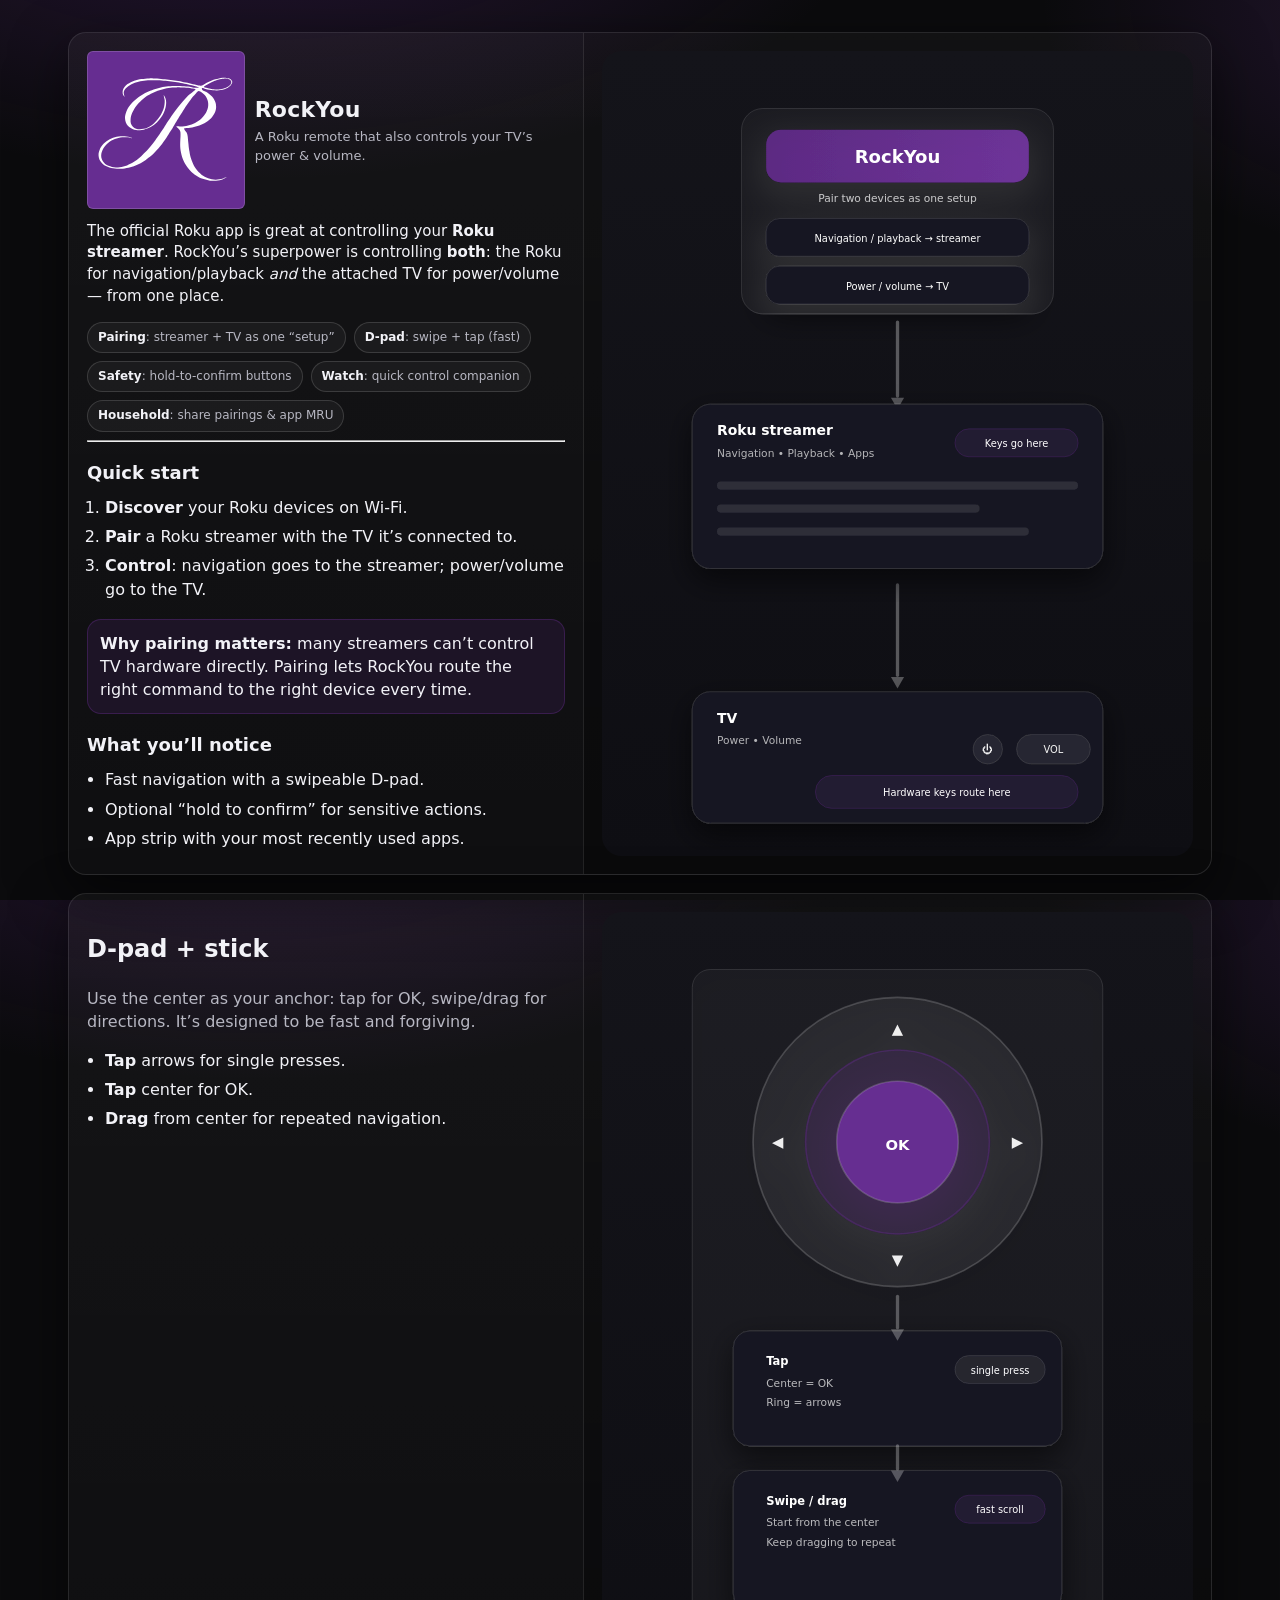
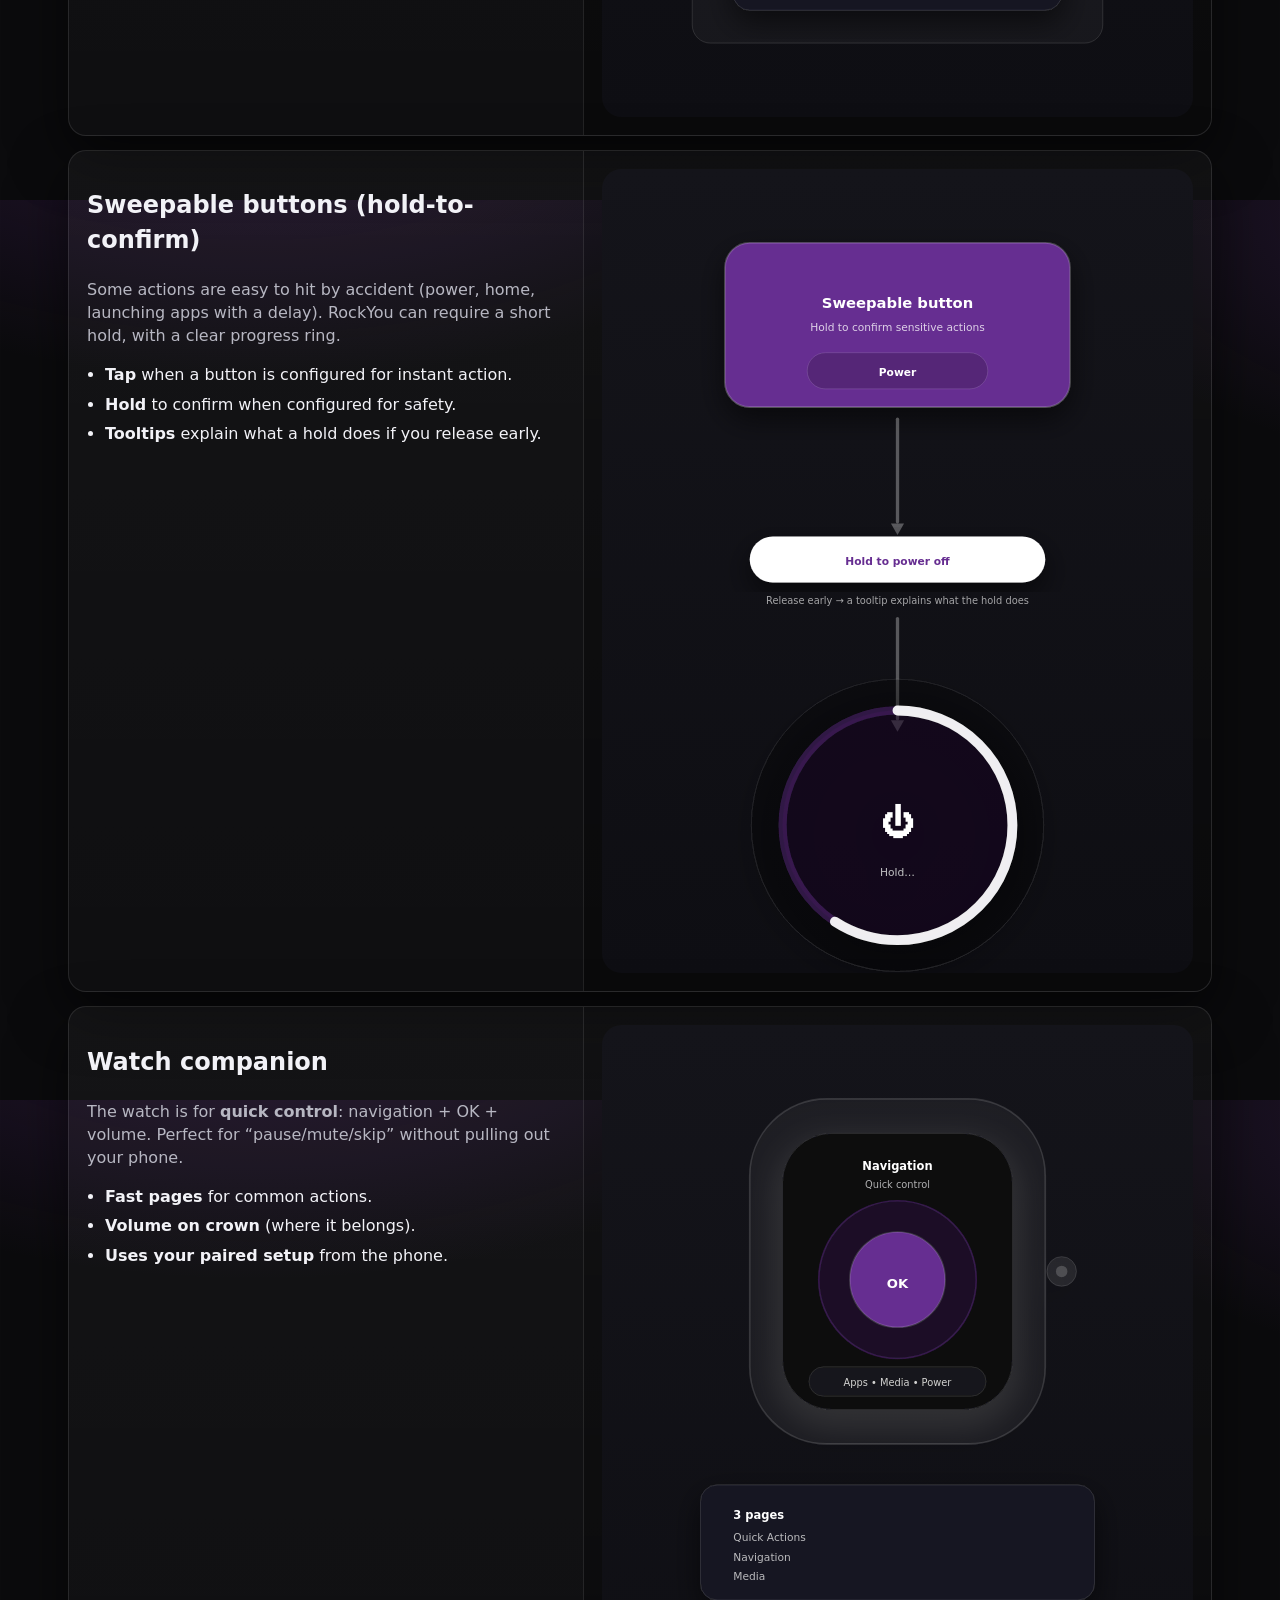
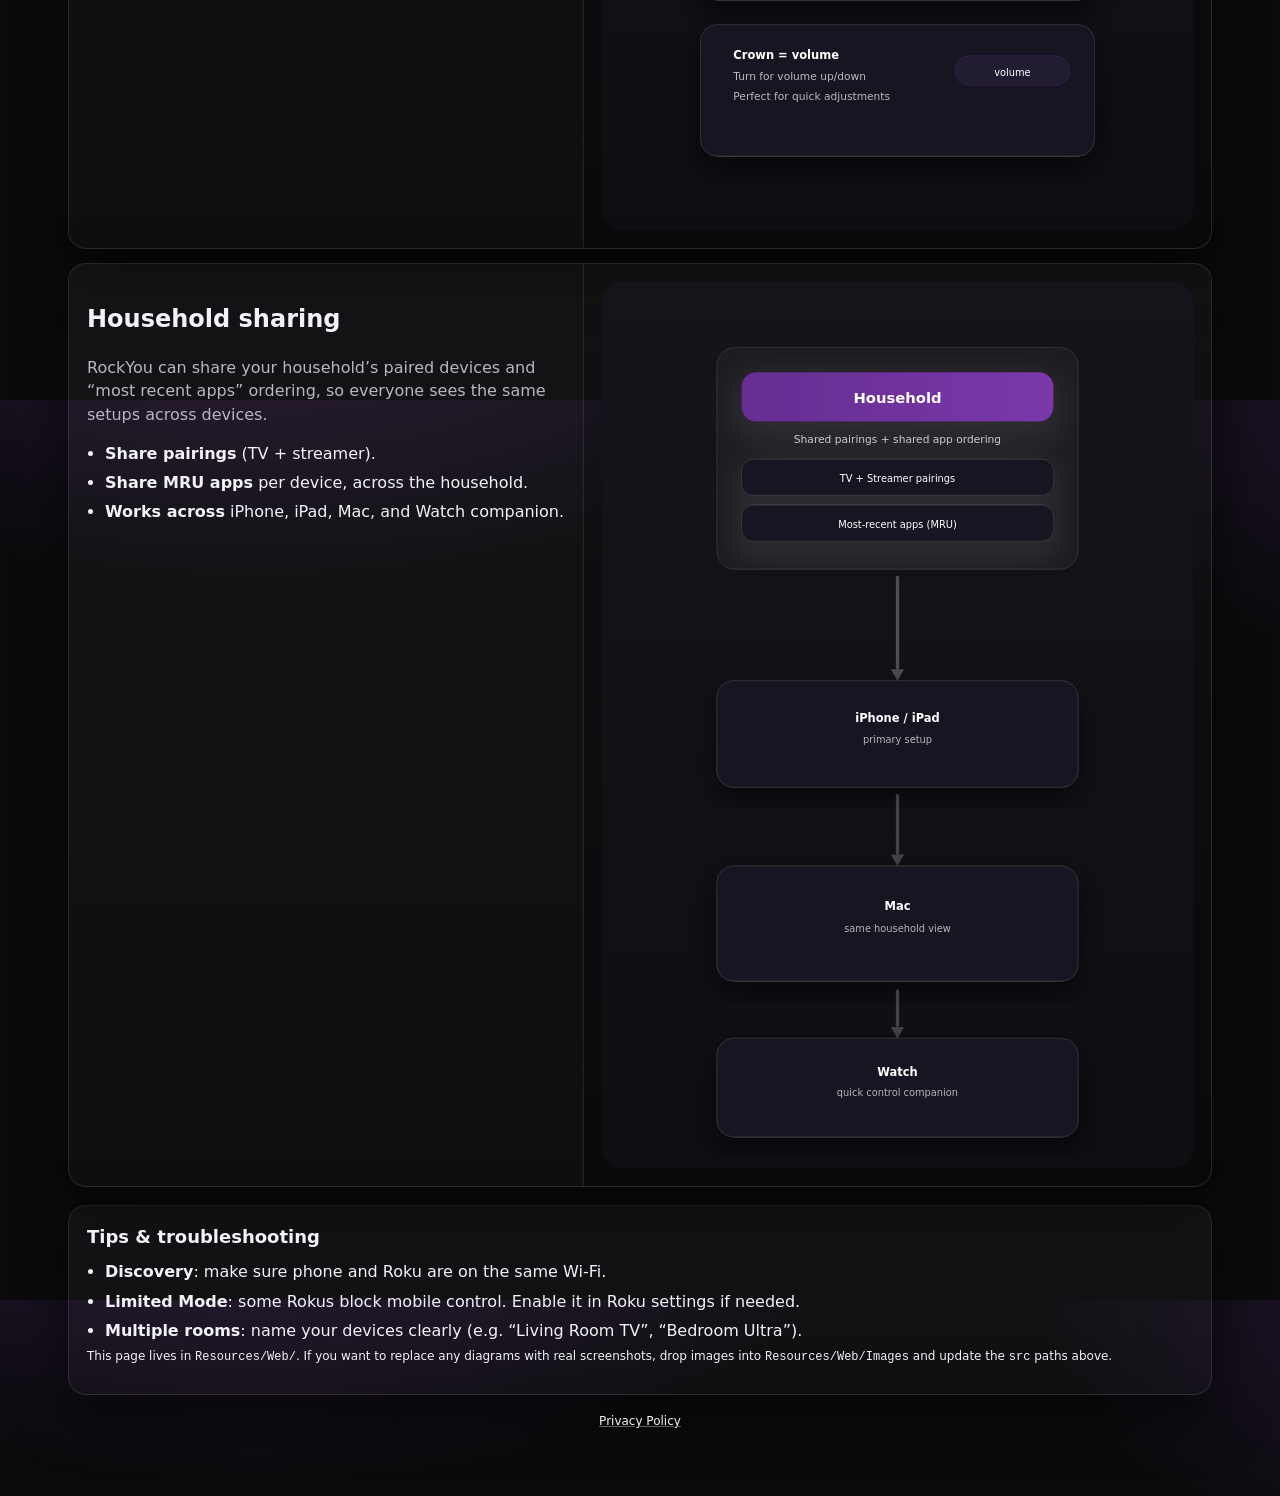
<file: Resources/Web/index.html>
<!doctype html>
<html lang="en">

<head>
    <meta charset="utf-8" />
    <meta name="viewport" content="width=device-width, initial-scale=1" />
    <meta name="color-scheme" content="dark light" />
    <title>RockYou — Roku Remote + TV Power/Volume</title>
    <link rel="stylesheet" href="./style.css" />
</head>

<body>
    <div class="container">
        <div class="hero">
            <div class="card">
                <div class="feature-row">
                    <div class="card-inner">
                        <div class="brand">
                            <img src="./Images/R_monogram.svg" alt="RockYou logo" style="width: 33%; height: auto;" />
                            <div>
                                <h1>RockYou</h1>
                                <div class="tag">A Roku remote that also controls your TV’s power &amp; volume.</div>
                            </div>
                        </div>

                        <p class="lede">
                            The official Roku app is great at controlling your <strong>Roku streamer</strong>.
                            RockYou’s superpower is controlling <strong>both</strong>:
                            the Roku for navigation/playback <em>and</em> the attached TV for power/volume —
                            from one place.
                        </p>

                        <div class="pill-row">
                            <div class="pill"><strong>Pairing</strong>: streamer + TV as one “setup”</div>
                            <div class="pill"><strong>D‑pad</strong>: swipe + tap (fast)</div>
                            <div class="pill"><strong>Safety</strong>: hold-to-confirm buttons</div>
                            <div class="pill"><strong>Watch</strong>: quick control companion</div>
                            <div class="pill"><strong>Household</strong>: share pairings &amp; app MRU</div>
                        </div>
                        <hr />
                        <div class="section">
                            <h2>Quick start</h2>
                            <ol class="list">
                                <li><strong>Discover</strong> your Roku devices on Wi‑Fi.</li>
                                <li><strong>Pair</strong> a Roku streamer with the TV it’s connected to.</li>
                                <li><strong>Control</strong>: navigation goes to the streamer; power/volume go to the
                                    TV.
                                </li>
                                </ol>
                                </div>

                        <div class="section">
                            <div class="callout">
                                <strong>Why pairing matters:</strong>
                                many streamers can’t control TV hardware directly. Pairing lets RockYou route the right
                                command
                                to the right device every time.
                            </div>
                        </div>

                        <div class="section">
                            <h2>What you’ll notice</h2>
                            <ul class="list">
                                <li>Fast navigation with a swipeable D‑pad.</li>
                                <li>Optional “hold to confirm” for sensitive actions.</li>
                                <li>App strip with your most recently used apps.</li>
                            </ul>
                        </div>
                        </div>
                        <div class="media">
                            <img src="./Images/hero-pairing.svg" alt="Diagram: RockYou controls Roku and TV together" />
                    </div>
                </div>
            </div>
        </div>

        <div class="grid">
            <div class="card feature">
                <div class="feature-row">
                    <div class="card-inner">
                        <h2>D‑pad + stick</h2>
                        <p class="muted">
                            Use the center as your anchor: tap for OK, swipe/drag for directions.
                            It’s designed to be fast and forgiving.
                        </p>
                        <ul class="list">
                            <li><strong>Tap</strong> arrows for single presses.</li>
                            <li><strong>Tap</strong> center for OK.</li>
                            <li><strong>Drag</strong> from center for repeated navigation.</li>
                        </ul>
                    </div>
                    <div class="media">
                        <img src="./Images/feature-dpad.svg" alt="Diagram: D-pad and stick gestures" />
                    </div>
                </div>
            </div>

            <div class="card feature">
                <div class="feature-row">
                    <div class="card-inner">
                        <h2>Sweepable buttons (hold-to-confirm)</h2>
                        <p class="muted">
                            Some actions are easy to hit by accident (power, home, launching apps with a delay).
                            RockYou can require a short hold, with a clear progress ring.
                        </p>
                        <ul class="list">
                            <li><strong>Tap</strong> when a button is configured for instant action.</li>
                            <li><strong>Hold</strong> to confirm when configured for safety.</li>
                            <li><strong>Tooltips</strong> explain what a hold does if you release early.</li>
                        </ul>
                    </div>
                    <div class="media">
                        <img src="./Images/feature-sweep.svg" alt="Diagram: hold-to-confirm sweep overlay" />
                    </div>
                </div>
            </div>

            <div class="card feature">
                <div class="feature-row">
                    <div class="card-inner">
                        <h2>Watch companion</h2>
                        <p class="muted">
                            The watch is for <strong>quick control</strong>: navigation + OK + volume.
                            Perfect for “pause/mute/skip” without pulling out your phone.
                        </p>
                        <ul class="list">
                            <li><strong>Fast pages</strong> for common actions.</li>
                            <li><strong>Volume on crown</strong> (where it belongs).</li>
                            <li><strong>Uses your paired setup</strong> from the phone.</li>
                        </ul>
                    </div>
                    <div class="media">
                        <img src="./Images/feature-watch.svg" alt="Diagram: watch pages and crown volume" />
                    </div>
                </div>
            </div>

            <div class="card feature">
                <div class="feature-row">
                    <div class="card-inner">
                        <h2>Household sharing</h2>
                        <p class="muted">
                            RockYou can share your household’s paired devices and “most recent apps” ordering,
                            so everyone sees the same setups across devices.
                        </p>
                        <ul class="list">
                            <li><strong>Share pairings</strong> (TV + streamer).</li>
                            <li><strong>Share MRU apps</strong> per device, across the household.</li>
                            <li><strong>Works across</strong> iPhone, iPad, Mac, and Watch companion.</li>
                        </ul>
                    </div>
                    <div class="media">
                        <img src="./Images/feature-sharing.svg" alt="Diagram: household sharing across devices" />
                    </div>
                </div>
            </div>
        </div>

        <div class="section card">
            <div class="card-inner">
                <h2>Tips &amp; troubleshooting</h2>
                <ul class="list">
                    <li><strong>Discovery</strong>: make sure phone and Roku are on the same Wi‑Fi.</li>
                    <li><strong>Limited Mode</strong>: some Rokus block mobile control. Enable it in Roku settings if
                        needed.</li>
                    <li><strong>Multiple rooms</strong>: name your devices clearly (e.g. “Living Room TV”, “Bedroom
                        Ultra”).</li>
                </ul>
                <p class="fineprint">
                    This page lives in <code>Resources/Web/</code>. If you want to replace any diagrams with real
                    screenshots,
                    drop images into <code>Resources/Web/Images</code> and update the <code>src</code> paths above.
                </p>
            </div>
        </div>

        <div class="section">
            <p class="fineprint" style="text-align: center;">
                <a href="./privacy.html">Privacy Policy</a>
            </p>
        </div>
    </div>
</body>

</html>
</file>
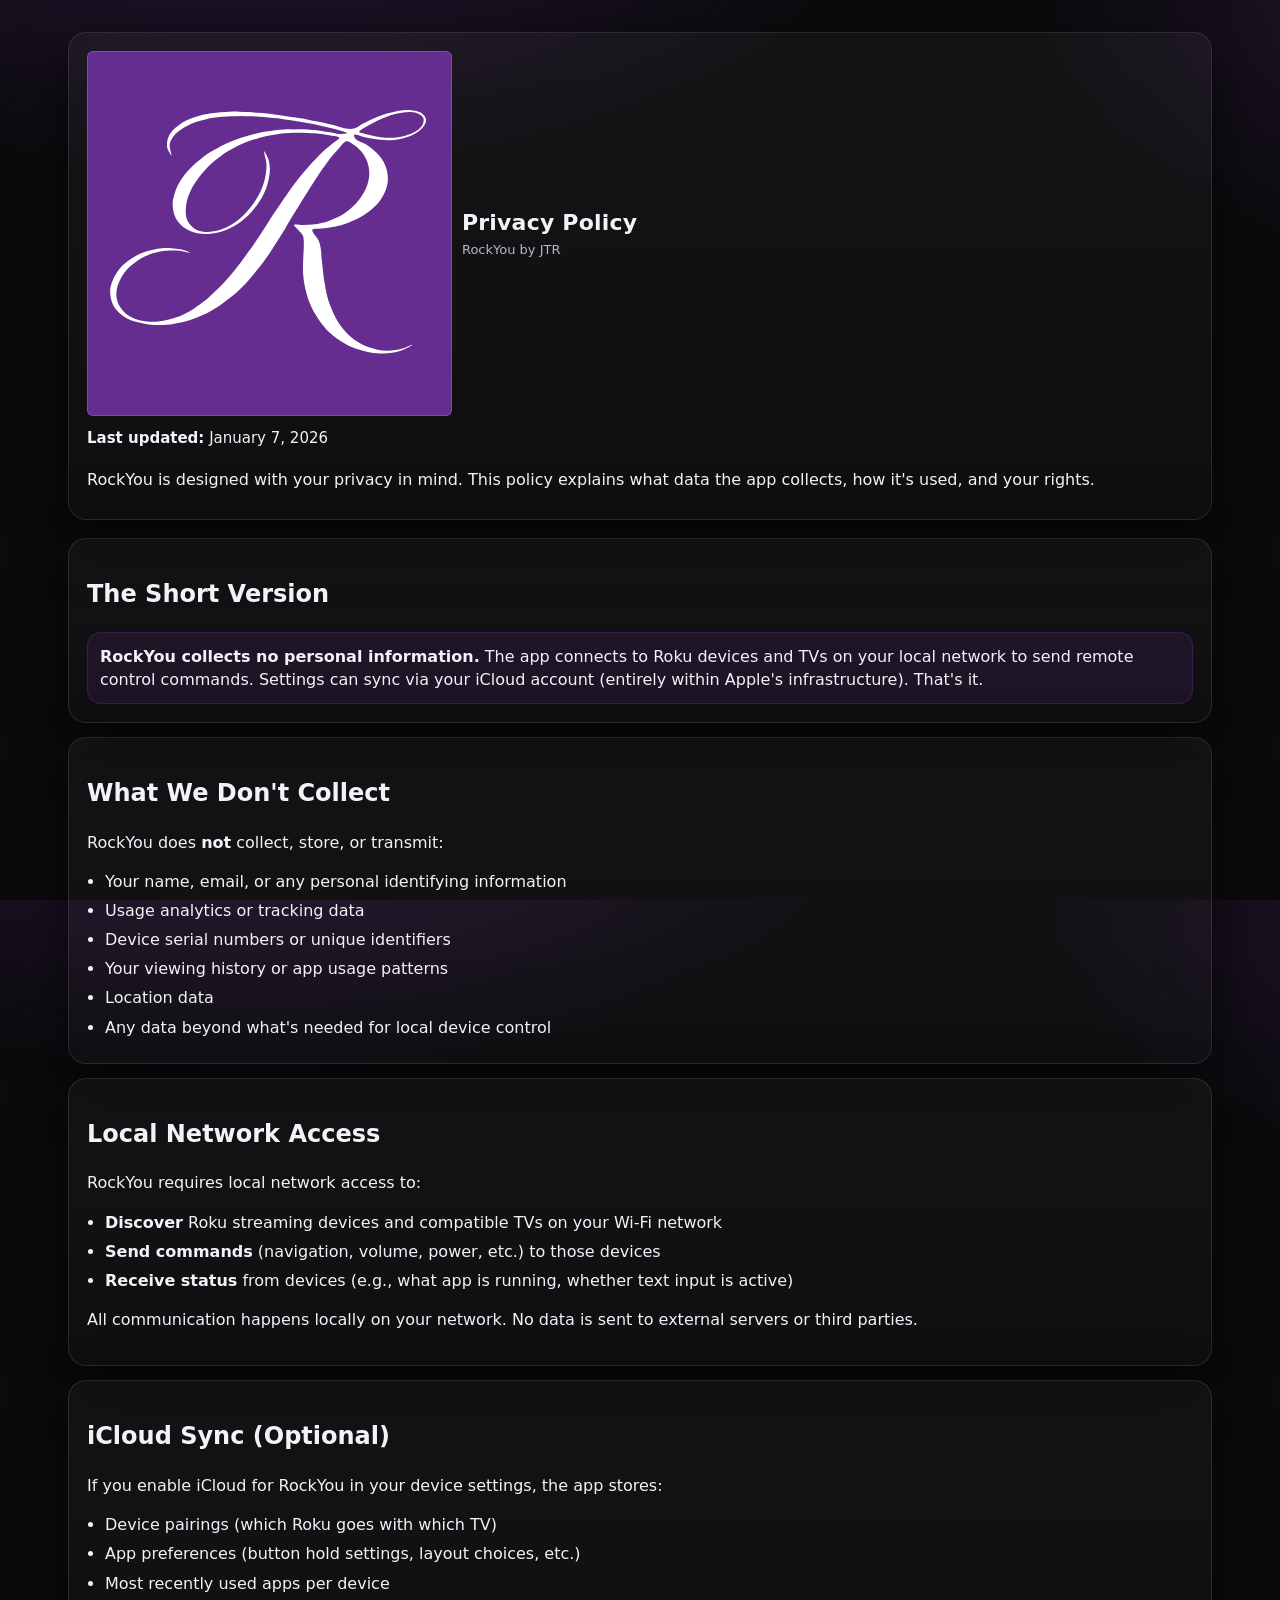
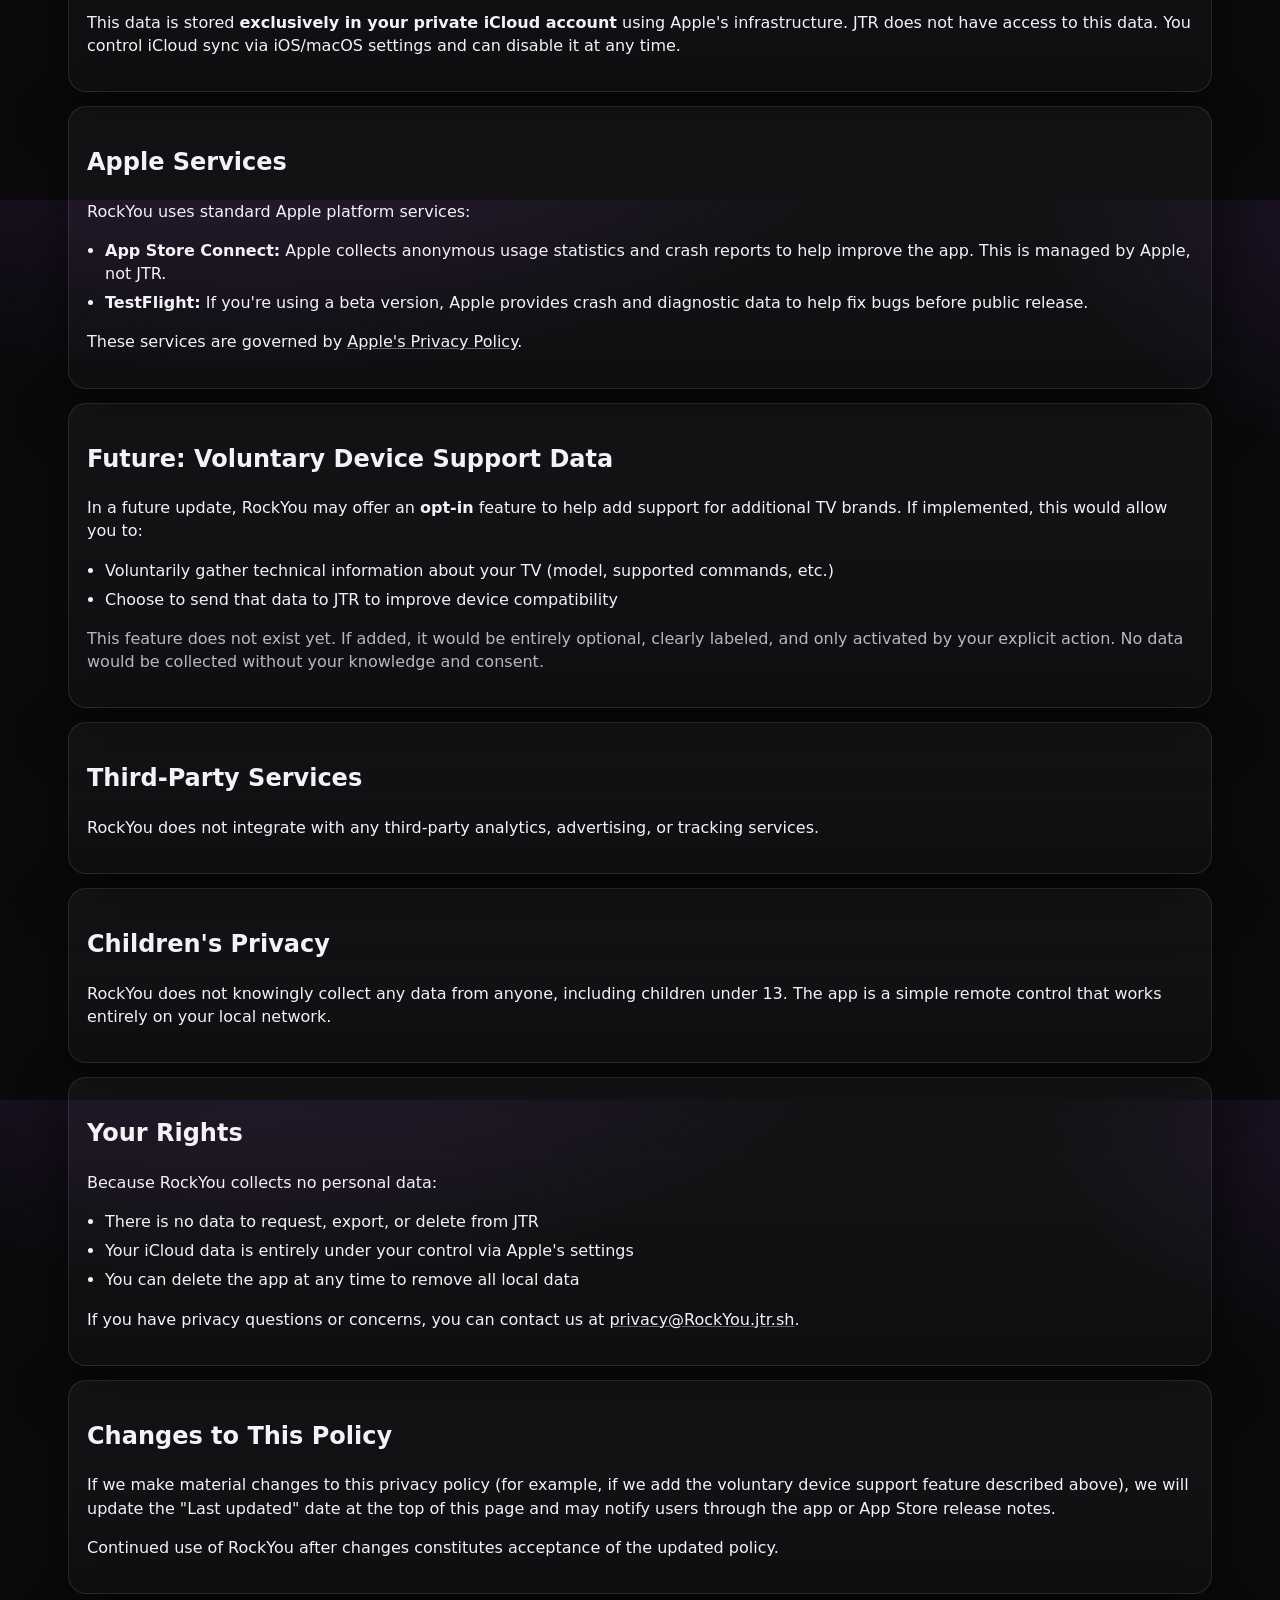
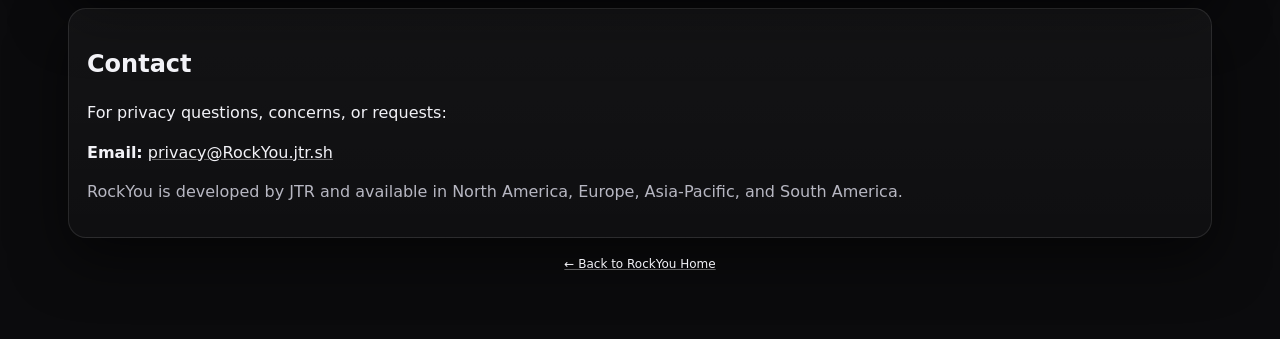
<file: Resources/Web/privacy.html>
<!doctype html>
<html lang="en">

<head>
    <meta charset="utf-8" />
    <meta name="viewport" content="width=device-width, initial-scale=1" />
    <meta name="color-scheme" content="dark light" />
    <title>Privacy Policy — RockYou</title>
    <link rel="stylesheet" href="./style.css" />
</head>

<body>
    <div class="container">
        <div class="hero">
            <div class="card">
                <div class="card-inner">
                    <div class="brand">
                        <img src="./Images/R_monogram.svg" alt="RockYou logo" style="width: 33%; height: auto;" />
                        <div>
                            <h1>Privacy Policy</h1>
                            <div class="tag">RockYou by JTR</div>
                        </div>
                    </div>

                    <p class="lede">
                        <strong>Last updated:</strong> January 7, 2026
                    </p>

                    <div class="section">
                        <p>
                            RockYou is designed with your privacy in mind. This policy explains what data the app collects,
                            how it's used, and your rights.
                        </p>
                    </div>
                </div>
            </div>
        </div>

        <div class="grid">
            <div class="card">
                <div class="card-inner">
                    <h2>The Short Version</h2>
                    <div class="callout">
                        <strong>RockYou collects no personal information.</strong>
                        The app connects to Roku devices and TVs on your local network to send remote control commands.
                        Settings can sync via your iCloud account (entirely within Apple's infrastructure).
                        That's it.
                    </div>
                </div>
            </div>

            <div class="card">
                <div class="card-inner">
                    <h2>What We Don't Collect</h2>
                    <p>RockYou does <strong>not</strong> collect, store, or transmit:</p>
                    <ul class="list">
                        <li>Your name, email, or any personal identifying information</li>
                        <li>Usage analytics or tracking data</li>
                        <li>Device serial numbers or unique identifiers</li>
                        <li>Your viewing history or app usage patterns</li>
                        <li>Location data</li>
                        <li>Any data beyond what's needed for local device control</li>
                    </ul>
                </div>
            </div>

            <div class="card">
                <div class="card-inner">
                    <h2>Local Network Access</h2>
                    <p>RockYou requires local network access to:</p>
                    <ul class="list">
                        <li><strong>Discover</strong> Roku streaming devices and compatible TVs on your Wi‑Fi network</li>
                        <li><strong>Send commands</strong> (navigation, volume, power, etc.) to those devices</li>
                        <li><strong>Receive status</strong> from devices (e.g., what app is running, whether text input is active)</li>
                    </ul>
                    <p>
                        All communication happens locally on your network. No data is sent to external servers or third parties.
                    </p>
                </div>
            </div>

            <div class="card">
                <div class="card-inner">
                    <h2>iCloud Sync (Optional)</h2>
                    <p>
                        If you enable iCloud for RockYou in your device settings, the app stores:
                    </p>
                    <ul class="list">
                        <li>Device pairings (which Roku goes with which TV)</li>
                        <li>App preferences (button hold settings, layout choices, etc.)</li>
                        <li>Most recently used apps per device</li>
                    </ul>
                    <p>
                        This data is stored <strong>exclusively in your private iCloud account</strong> using Apple's
                        infrastructure. JTR does not have access to this data. You control iCloud sync via iOS/macOS settings
                        and can disable it at any time.
                    </p>
                </div>
            </div>

            <div class="card">
                <div class="card-inner">
                    <h2>Apple Services</h2>
                    <p>
                        RockYou uses standard Apple platform services:
                    </p>
                    <ul class="list">
                        <li><strong>App Store Connect:</strong> Apple collects anonymous usage statistics and crash reports
                            to help improve the app. This is managed by Apple, not JTR.</li>
                        <li><strong>TestFlight:</strong> If you're using a beta version, Apple provides crash and diagnostic
                            data to help fix bugs before public release.</li>
                    </ul>
                    <p>
                        These services are governed by <a href="https://www.apple.com/legal/privacy/"
                            target="_blank">Apple's Privacy Policy</a>.
                    </p>
                </div>
            </div>

            <div class="card">
                <div class="card-inner">
                    <h2>Future: Voluntary Device Support Data</h2>
                    <p>
                        In a future update, RockYou may offer an <strong>opt-in</strong> feature to help add support for
                        additional TV brands. If implemented, this would allow you to:
                    </p>
                    <ul class="list">
                        <li>Voluntarily gather technical information about your TV (model, supported commands, etc.)</li>
                        <li>Choose to send that data to JTR to improve device compatibility</li>
                    </ul>
                    <p class="muted">
                        This feature does not exist yet. If added, it would be entirely optional, clearly labeled, and only
                        activated by your explicit action. No data would be collected without your knowledge and consent.
                    </p>
                </div>
            </div>

            <div class="card">
                <div class="card-inner">
                    <h2>Third-Party Services</h2>
                    <p>
                        RockYou does not integrate with any third-party analytics, advertising, or tracking services.
                    </p>
                </div>
            </div>

            <div class="card">
                <div class="card-inner">
                    <h2>Children's Privacy</h2>
                    <p>
                        RockYou does not knowingly collect any data from anyone, including children under 13. The app is a
                        simple remote control that works entirely on your local network.
                    </p>
                </div>
            </div>

            <div class="card">
                <div class="card-inner">
                    <h2>Your Rights</h2>
                    <p>Because RockYou collects no personal data:</p>
                    <ul class="list">
                        <li>There is no data to request, export, or delete from JTR</li>
                        <li>Your iCloud data is entirely under your control via Apple's settings</li>
                        <li>You can delete the app at any time to remove all local data</li>
                    </ul>
                    <p>
                        If you have privacy questions or concerns, you can contact us at
                        <a href="mailto:privacy@RockYou.jtr.sh">privacy@RockYou.jtr.sh</a>.
                    </p>
                </div>
            </div>

            <div class="card">
                <div class="card-inner">
                    <h2>Changes to This Policy</h2>
                    <p>
                        If we make material changes to this privacy policy (for example, if we add the voluntary device
                        support feature described above), we will update the "Last updated" date at the top of this page
                        and may notify users through the app or App Store release notes.
                    </p>
                    <p>
                        Continued use of RockYou after changes constitutes acceptance of the updated policy.
                    </p>
                </div>
            </div>

            <div class="card">
                <div class="card-inner">
                    <h2>Contact</h2>
                    <p>
                        For privacy questions, concerns, or requests:
                    </p>
                    <p>
                        <strong>Email:</strong> <a href="mailto:privacy@RockYou.jtr.sh">privacy@RockYou.jtr.sh</a>
                    </p>
                    <p class="muted">
                        RockYou is developed by JTR and available in North America, Europe, Asia-Pacific, and South America.
                    </p>
                </div>
            </div>
        </div>

        <div class="section">
            <p class="fineprint" style="text-align: center;">
                <a href="./index.html">← Back to RockYou Home</a>
            </p>
        </div>
    </div>
</body>

</html>
</file>
<file: Resources/Web/style.css>
:root {
  --bg: #0b0b0d;
  --card: #14141a;
  --card2: #101016;
  --text: #f2f2f7;
  --muted: #b7b7c2;
  --border: rgba(255, 255, 255, 0.10);
  --shadow: rgba(0, 0, 0, 0.55);
  --purple: #662D91;
  --purple2: #7a38aa;
  --white: #ffffff;
  --good: #43d17a;
  --warn: #f3c350;
}

* { box-sizing: border-box; }
html, body { height: 100%; }
body {
  margin: 0;
  background: radial-gradient(1100px 600px at 20% -20%, rgba(102, 45, 145, 0.35), rgba(0,0,0,0) 60%),
              radial-gradient(900px 500px at 120% 0%, rgba(122, 56, 170, 0.25), rgba(0,0,0,0) 55%),
              var(--bg);
  color: var(--text);
  font-family: ui-sans-serif, system-ui, -apple-system, Segoe UI, Roboto, Helvetica, Arial, "Apple Color Emoji", "Segoe UI Emoji";
  line-height: 1.45;
}

a { color: var(--text); text-decoration: underline; text-decoration-color: rgba(255,255,255,0.35); }
a:hover { text-decoration-color: rgba(255,255,255,0.75); }

.container {
  max-width: 1180px;
  padding: 32px 18px 56px;
  margin: 0 auto;
}

.hero {
  display: grid;
  grid-template-columns: 1fr;
  gap: 18px;
  align-items: stretch;
  margin-bottom: 18px;
}
/* Always single-column (better for readability + larger diagrams). */

.card {
  background: linear-gradient(180deg, rgba(255,255,255,0.04), rgba(255,255,255,0.02));
  border: 1px solid var(--border);
  border-radius: 18px;
  box-shadow: 0 20px 55px var(--shadow);
  overflow: hidden;
}

.card-inner { padding: 18px 18px; }

.brand {
  display: flex;
  align-items: center;
  gap: 10px;
  margin-bottom: 10px;
}
.brand img {
  width: 18px;
  height: 18px;
  border-radius: 6px;
  background: var(--purple);
  padding: 2px;
  border: 1px solid rgba(255,255,255,0.16);
}
.brand h1 {
  font-size: 22px;
  margin: 0;
  letter-spacing: 0.2px;
}
.brand .tag {
  margin-top: 2px;
  color: var(--muted);
  font-size: 13px;
}

.lede {
  margin: 12px 0 0;
  color: var(--text);
  font-size: 15px;
}

.pill-row {
  display: flex;
  flex-wrap: wrap;
  gap: 8px;
  margin-top: 14px;
}
.pill {
  font-size: 12px;
  padding: 6px 10px;
  border-radius: 999px;
  border: 1px solid rgba(255,255,255,0.14);
  background: rgba(255,255,255,0.04);
  color: var(--muted);
}
.pill strong { color: var(--text); font-weight: 600; }

.grid {
  display: grid;
  grid-template-columns: 1fr;
  gap: 14px;
  margin-top: 14px;
}

.section {
  margin-top: 18px;
}
.section h2 {
  font-size: 18px;
  margin: 0 0 10px;
}
.section p {
  margin: 0 0 10px;
  color: var(--text);
}
.muted { color: var(--muted); }

.list {
  margin: 0;
  padding-left: 18px;
  color: var(--text);
}
.list li { margin: 6px 0; }
.list strong { font-weight: 700; }

/* Feature rows: text on the left, image on the right (stack on small screens). */
.feature-row {
  display: grid;
  grid-template-columns: 0.9fr 1.1fr;
  align-items: stretch;
}

.feature-row .media {
  border-left: 1px solid rgba(255,255,255,0.10);
  background: linear-gradient(180deg, rgba(0,0,0,0.12), rgba(0,0,0,0.35));
  padding: 18px;
  display: flex;
  align-items: center;
}

@media (max-width: 860px) {
  .feature-row { grid-template-columns: 1fr; }
  .feature-row .media {
    border-left: none;
    border-top: 1px solid rgba(255,255,255,0.10);
  }
}

.feature-row img, .feature-row svg {
  width: 100%;
  height: auto;
  display: block;
}
.feature img, .feature svg {
  width: 100%;
  height: auto;
  display: block;
}

.callout {
  background: rgba(102, 45, 145, 0.16);
  border: 1px solid rgba(102, 45, 145, 0.38);
  border-radius: 14px;
  padding: 12px 12px;
  color: var(--text);
}
.callout strong { font-weight: 800; }

.fineprint {
  margin-top: 18px;
  font-size: 12px;
  color: rgba(255,255,255,0.55);
}

@media print {
  body { background: white; color: black; }
  .card { box-shadow: none; }
  .pill { border-color: rgba(0,0,0,0.12); background: rgba(0,0,0,0.03); color: rgba(0,0,0,0.70); }
  .muted { color: rgba(0,0,0,0.68); }
  a { color: black; text-decoration-color: rgba(0,0,0,0.4); }
}
</file>
